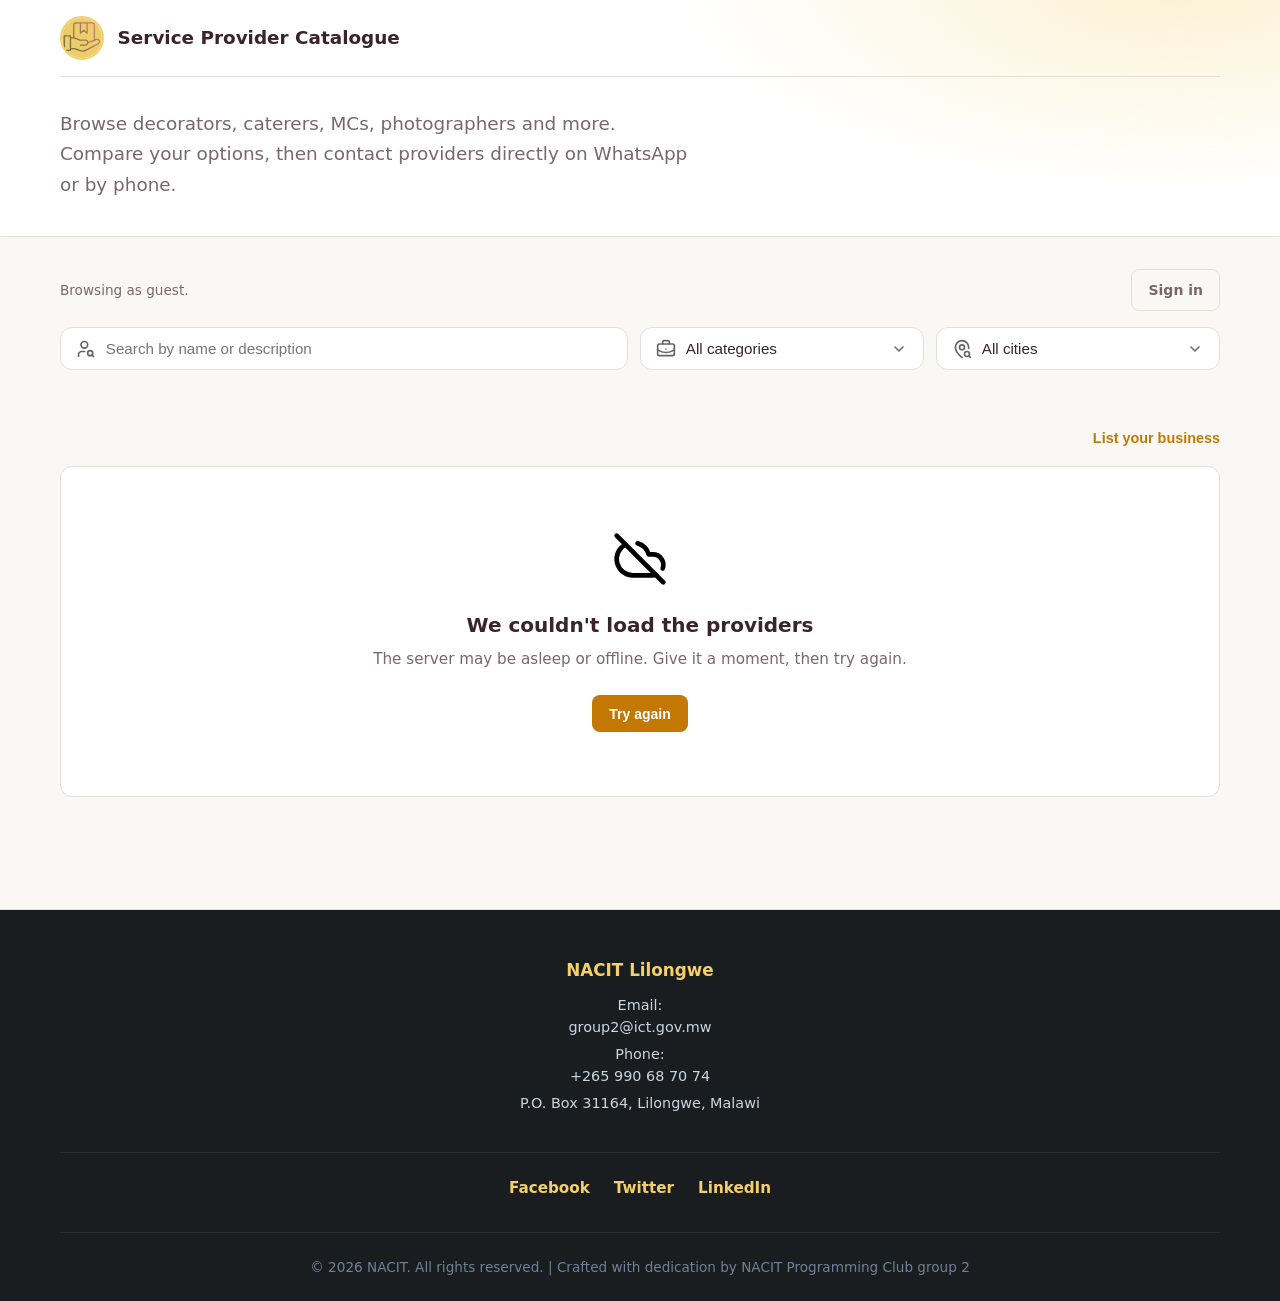
<file: frontend/index.html>
<!DOCTYPE html>
<html lang="en">
<head>
  <meta charset="utf-8">
  <meta name="viewport" content="width=device-width, initial-scale=1">
  <title>Service Provider Catalogue</title>
  <meta name="description" content="Find decorators, caterers, MCs and other event service providers in Malawi.">
  <link rel="icon" type="image/svg+xml" href="assets/service_provider_logo.svg">
  <link rel="preconnect" href="https://fonts.googleapis.com">
  <link rel="preconnect" href="https://fonts.gstatic.com" crossorigin>
  <link rel="stylesheet" href="https://fonts.googleapis.com/css2?family=Playfair+Display:wght@700;800&display=swap">
  <link rel="stylesheet" href="styles.css">
  <script src="api.js" defer></script>
  <script src="app.js" defer></script>
</head>
<body>
  <a class="skip-link" href="#results">Skip to results</a>
  <header class="site-header">
    <div class="wrap">
      <div class="topbar">
        <a class="brand" href="./">
          <img class="brand__logo" src="assets/service_provider_logo.svg" alt="" width="44" height="44">
          <span>Service Provider Catalogue</span>
        </a>
      </div>
      <div class="hero">

        <p class="hero__lead">Browse decorators, caterers, MCs, photographers and more. Compare your options, then contact providers directly on WhatsApp or by phone.</p>
      </div>
    </div>
  </header>
  <main class="wrap">
    <div class="authbar">
      <p id="auth-status" role="status">Browsing as guest.</p>
      <a id="admin-link" class="btn btn--quiet" href="admin.html" hidden>Admin</a>
      <a id="login-link" class="btn btn--quiet" href="login.html">Sign in</a>
      <button id="logout-btn" class="btn btn--quiet" type="button" hidden>Log out</button>
    </div>
    <div class="finder" role="search">
      <div class="finder__field finder__field--search">
        <label class="sr-only" for="search">Search providers</label>
        <img class="finder__icon" src="assets/user-search.svg" alt="" width="20" height="20">
        <input id="search" type="search" placeholder="Search by name or description" autocomplete="off">
      </div>
      <div class="finder__field">
        <label class="sr-only" for="category">Category</label>
        <img class="finder__icon" src="assets/briefcase-business.svg" alt="" width="20" height="20">
        <select id="category">
          <option value="">All categories</option>
        </select>
      </div>
      <div class="finder__field">
        <label class="sr-only" for="city">City</label>
        <img class="finder__icon" src="assets/map-pin-search.svg" alt="" width="20" height="20">
        <select id="city">
          <option value="">All cities</option>
        </select>
      </div>
    </div>

    <div id="chips" class="chips" role="group" aria-label="Filter by category"></div>

    <div class="status-row">
      <p id="status" role="status"></p>
      <button id="add-btn" class="link-btn" type="button">List your business</button>
      <button id="clear" class="link-btn" type="button" hidden>Clear filters</button>
    </div>

    <div id="state" class="state" hidden>
      <span class="state__icon">
        <img id="state-icon" src="assets/cloud-off.svg" alt="" width="56" height="56">
      </span>
      <h2 id="state-title" class="state__title"></h2>
      <p id="state-text" class="state__text"></p>
      <button id="retry" class="btn btn--brand" type="button" hidden>Try again</button>
    </div>

    <section id="results" class="results" aria-label="Providers"></section>
  </main>
<footer class="site-footer">
    <div class="wrap">
      <div class="footer__grid">
        <div class="footer__col">
          <h3>NACIT Lilongwe</h3>
          <p>Email: <a href="mailto:group2@ict.gov.mw">group2@ict.gov.mw</a></p>
          <p>Phone: <a href="tel:+265990687074">+265 990 68 70 74</a></p>
          <p>P.O. Box 31164, Lilongwe, Malawi</p>
        </div>
      </div>

      <div class="footer__social">
        <a href="#facebook" onclick="return false;">Facebook</a>
        <a href="#twitter" onclick="return false;">Twitter</a>
        <a href="#linkedin" onclick="return false;">LinkedIn</a>
      </div>
      <div class="footer__bottom">
        <p>&copy; 2026 NACIT. All rights reserved. | Crafted with dedication by NACIT Programming Club group 2</p>
    </div>
  </footer>
  <template id="card-template">
    <article class="card">
      <div class="card__head">
        <img class="card__icon" src="assets/contact-round.svg" alt="" width="40" height="40">
        <div class="card__title">
          <h2 class="card__name"></h2>
          <p class="card__meta">
            <span class="card__category"></span>
            <span class="card__location">
              <img class="inline-icon" src="assets/map-pin-search.svg" alt="" width="14" height="14">
              <span class="card__city"></span>
            </span>
          </p>
        </div>
        <span class="card__verified" hidden>Verified</span>
      </div>

      <p class="card__description"></p>

      <div class="card__foot">
        <span class="card__price"></span>
        <button class="link-btn card__more" type="button">Details</button>
      </div>

      <div class="card__actions">
        <a class="btn btn--whatsapp" target="_blank" rel="noopener">WhatsApp</a>
        <a class="btn btn--phone">
          <img src="assets/contact.svg" alt="" width="18" height="18">
          Call
        </a>
      </div>
    </article>
  </template>
  <dialog id="details" aria-labelledby="details-name">
    <div class="details">
      <div class="card__head">
        <img class="card__icon" src="assets/contact-round.svg" alt="" width="40" height="40">
        <div class="card__title">
          <h2 id="details-name" class="card__name details__name"></h2>
          <p class="card__meta">
            <span class="details__category"></span>
            <span class="card__location">
              <img class="inline-icon" src="assets/map-pin-search.svg" alt="" width="14" height="14">
              <span class="details__city"></span>
            </span>
          </p>
        </div>
        <span class="card__verified details__verified" hidden>Verified</span>
      </div>
      <p class="details__description"></p>
      <dl class="details__facts">
        <div><dt>Price</dt><dd class="details__price"></dd></div>
        <div><dt>Phone</dt><dd class="details__phone"></dd></div>
        <div><dt>Verification</dt><dd class="details__verification"></dd></div>
        <div><dt>Listed</dt><dd class="details__listed"></dd></div>
      </dl>
      <div class="details__actions">
        <form method="dialog">
          <button class="btn btn--quiet">Close</button>
        </form>
        <a class="btn btn--whatsapp" target="_blank" rel="noopener">WhatsApp</a>
        <a class="btn btn--phone">
          <img src="assets/contact.svg" alt="" width="18" height="18">
          Call
        </a>
      </div>
    </div>
  </dialog>
  <dialog id="submit" aria-labelledby="submit-title">
    <form id="submit-form" class="details">
      <h2 id="submit-title" class="state__title">List your business</h2>
      <p class="state__text">New listings go live as unverified until the team checks them.</p>
      <div class="form-grid">
        <label>Business name<input id="f-name" required maxlength="255"></label>
        <label>Category<select id="f-category" required><option value="">Choose…</option></select></label>
        <label>City<input id="f-city" required maxlength="155" placeholder="Blantyre"></label>
        <label>Price range<input id="f-price" required maxlength="200" placeholder="Indicative range: mid"></label>
        <label class="form-grid__full">Description<textarea id="f-description" required rows="3"></textarea></label>
        <label>Phone<input id="f-phone" required maxlength="20" placeholder="265991234567"></label>
        <label>WhatsApp (optional)<input id="f-whatsapp" maxlength="100" placeholder="265991234567"></label>
      </div>
      <p id="submit-status" role="status"></p>
      <div class="details__actions">
        <button id="submit-cancel" class="btn btn--quiet" type="button">Cancel</button>
        <button class="btn btn--brand" type="submit">Submit listing</button>
      </div>
    </form>
  </dialog>
</body>
</html>
</file>
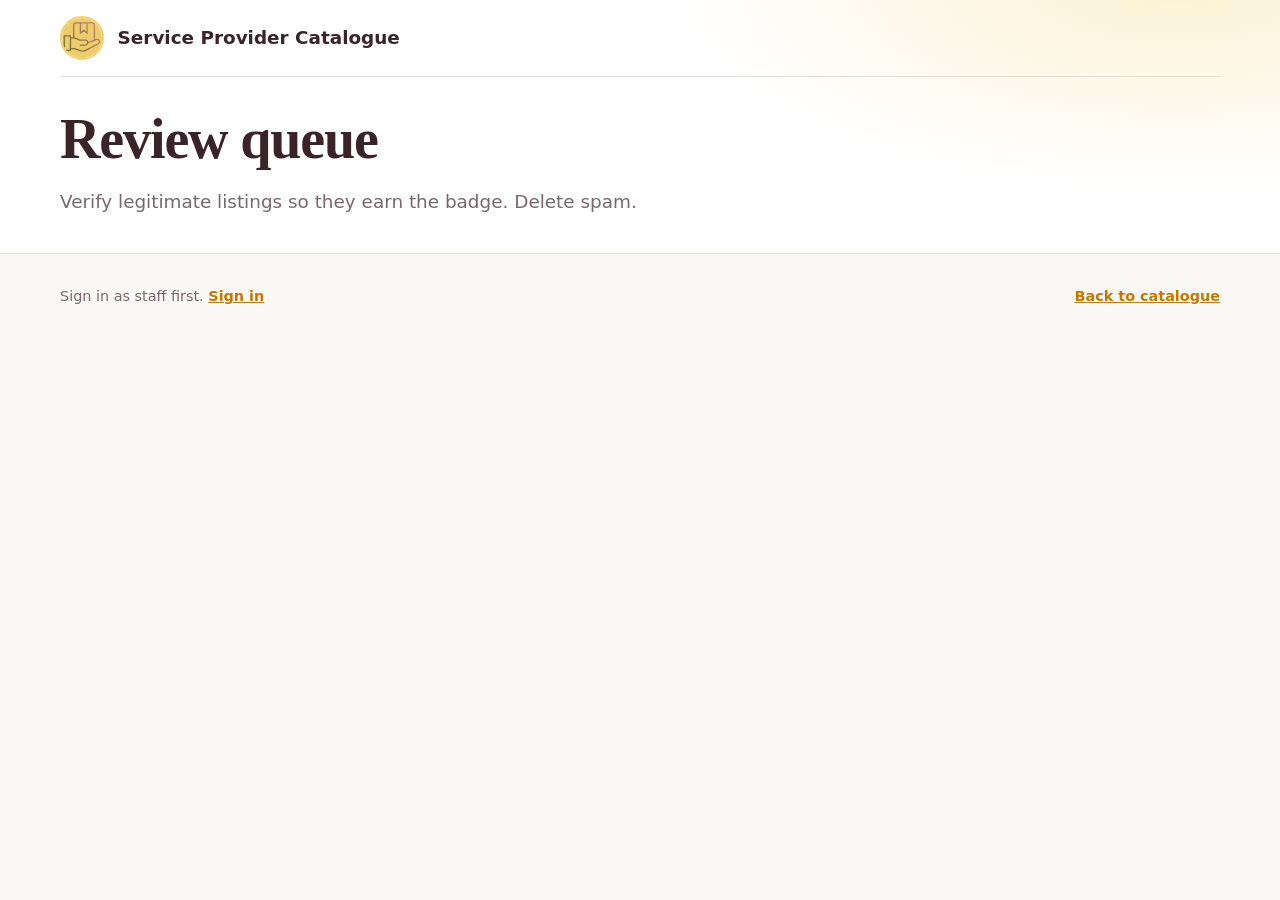
<file: frontend/admin.html>
<!DOCTYPE html>
<html lang="en">
<head>
  <meta charset="utf-8">
  <meta name="viewport" content="width=device-width, initial-scale=1">
  <title>Admin — Service Provider Catalogue</title>
  <meta name="description" content="Staff review queue for provider listings.">
  <link rel="icon" type="image/svg+xml" href="assets/service_provider_logo.svg">
  <link rel="stylesheet" href="styles.css">
  <script src="api.js" defer></script>
  <script src="admin.js" defer></script>
</head>
<body>
  <header class="site-header">
    <div class="wrap">
      <div class="topbar">
        <a class="brand" href="./">
          <img class="brand__logo" src="assets/service_provider_logo.svg" alt="" width="44" height="44">
          <span>Service Provider Catalogue</span>
        </a>
      </div>
      <div class="hero">
        <h1>Review queue</h1>
        <p class="hero__lead">Verify legitimate listings so they earn the badge. Delete spam.</p>
      </div>
    </div>
  </header>
  <main class="wrap">
    <div class="status-row">
      <p id="admin-status" role="status">Checking access...</p>
      <button id="add-btn" class="link-btn" type="button" hidden>Add provider</button>
      <a class="link-btn" href="./">Back to catalogue</a>
    </div>
    <p id="admin-stats" class="state__text" hidden></p>
    <section id="admin-rows" class="results" aria-label="Listings awaiting review"></section>
  </main>
  <dialog id="submit" aria-labelledby="submit-title">
    <form id="submit-form" class="details">
      <h2 id="submit-title" class="state__title">Add provider</h2>
      <p class="state__text">Staff entries go live immediately as unverified.</p>
      <div class="form-grid">
        <label>Business name<input id="f-name" required maxlength="255"></label>
        <label>Category<select id="f-category" required><option value="">Choose…</option></select></label>
        <label>City<input id="f-city" required maxlength="155" placeholder="Blantyre"></label>
        <label>Price range<input id="f-price" required maxlength="200" placeholder="Indicative range: mid"></label>
        <label class="form-grid__full">Description<textarea id="f-description" required rows="3"></textarea></label>
        <label>Phone<input id="f-phone" required maxlength="20" placeholder="265991234567"></label>
        <label>WhatsApp (optional)<input id="f-whatsapp" maxlength="100" placeholder="265991234567"></label>
      </div>
      <p id="submit-status" role="status"></p>
      <div class="details__actions">
        <button id="submit-cancel" class="btn btn--quiet" type="button">Cancel</button>
        <button class="btn btn--brand" type="submit">Add listing</button>
      </div>
    </form>
  </dialog>
</body>
</html>
</file>
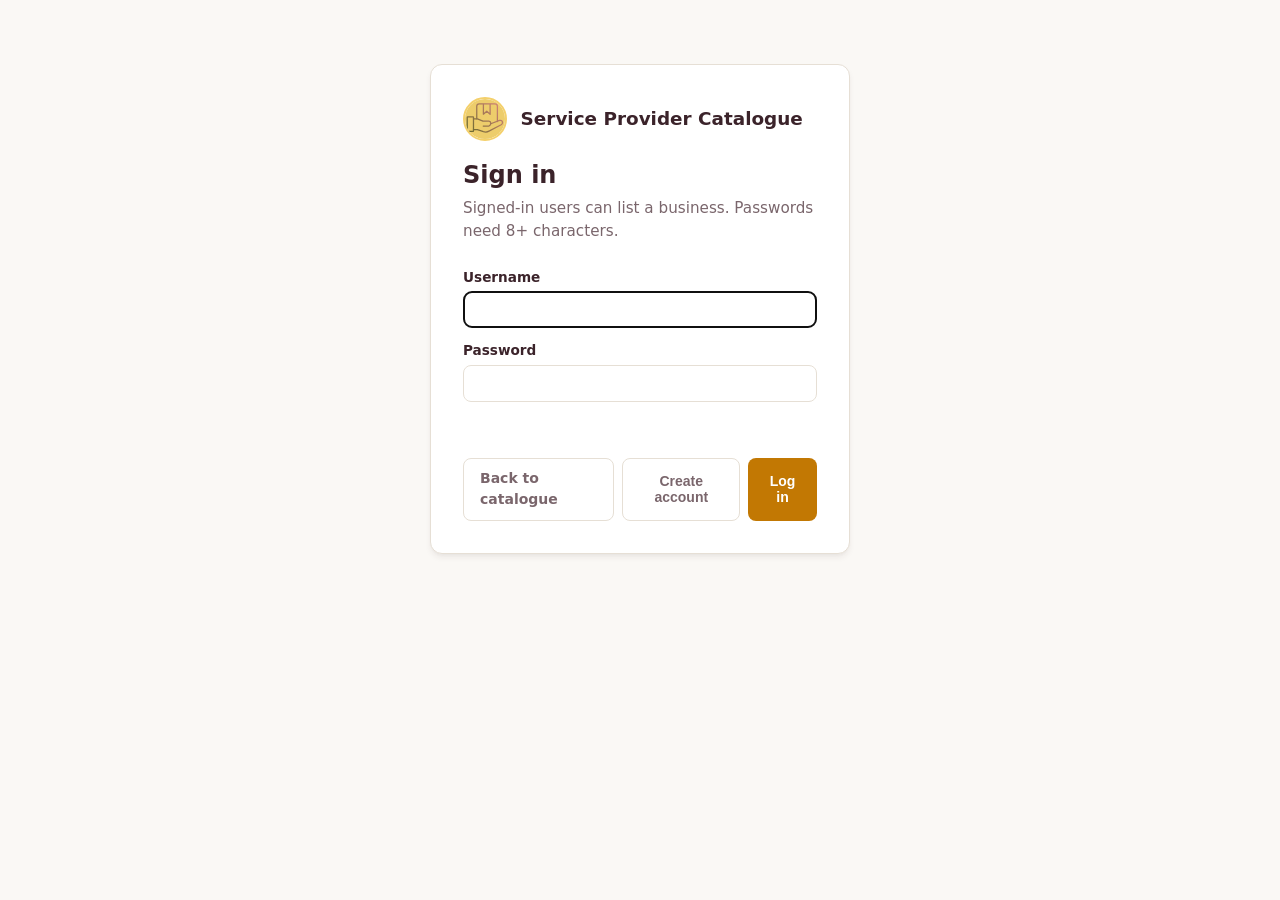
<file: frontend/login.html>
<!DOCTYPE html>
<html lang="en">
<head>
  <meta charset="utf-8">
  <meta name="viewport" content="width=device-width, initial-scale=1">
  <title>Sign in — Service Provider Catalogue</title>
  <meta name="description" content="Sign in or create an account to list your business.">
  <link rel="icon" type="image/svg+xml" href="assets/service_provider_logo.svg">
  <link rel="stylesheet" href="styles.css">
  <script src="api.js" defer></script>
  <script src="auth.js" defer></script>
</head>
<body>
  <main class="wrap auth-page">
    <div class="auth-card">
      <a class="brand" href="./">
        <img class="brand__logo" src="assets/service_provider_logo.svg" alt="" width="44" height="44">
        <span>Service Provider Catalogue</span>
      </a>
      <h1>Sign in</h1>
      <p class="state__text">Signed-in users can list a business. Passwords need 8+ characters.</p>
      <form id="auth-form" class="form-grid">
        <label class="form-grid__full">Username<input id="auth-user" type="text" autocomplete="username" maxlength="150"></label>
        <label class="form-grid__full">Password<input id="auth-pass" type="password" autocomplete="current-password" maxlength="128"></label>
      </form>
      <p id="auth-status" role="status"></p>
      <div class="details__actions">
        <a class="btn btn--quiet" href="./">Back to catalogue</a>
        <button id="register-btn" class="btn btn--quiet" type="button">Create account</button>
        <button id="login-btn" class="btn btn--brand" type="button">Log in</button>
      </div>
    </div>
  </main>
</body>
</html>
</file>
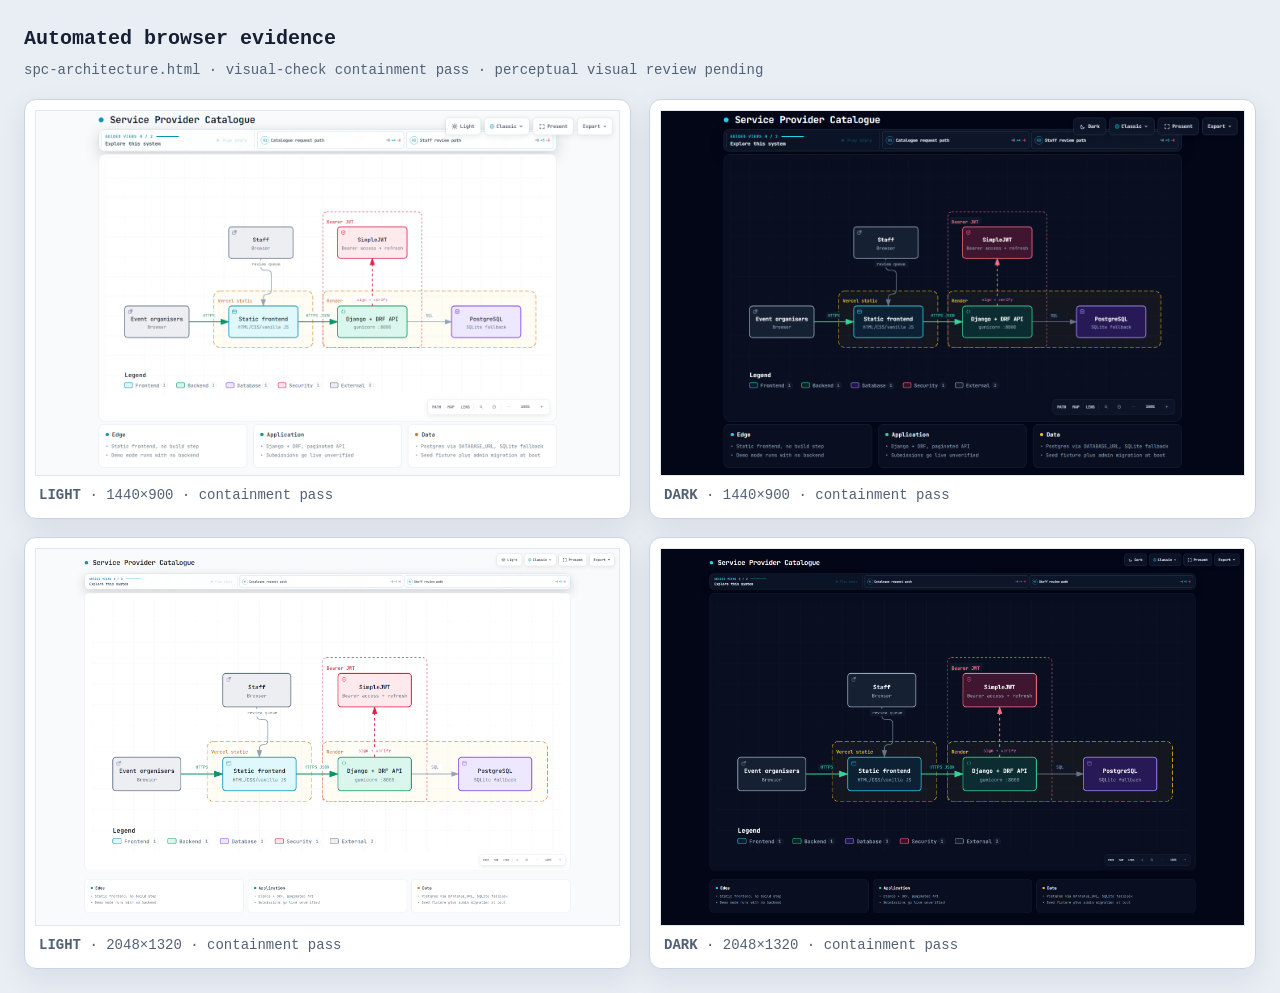
<file: docs/diagrams/spc-architecture.visual-check.html>
<!doctype html>
<html lang="en">
<head>
<meta charset="utf-8">
<meta name="viewport" content="width=device-width,initial-scale=1">
<title>Archify automated browser evidence · spc-architecture.html</title>
<style>
*{box-sizing:border-box}body{margin:0;padding:24px;background:#e9eef5;color:#172033;font:14px/1.5 ui-monospace,SFMono-Regular,Menlo,Consolas,monospace}header{max-width:1500px;margin:0 auto 18px}h1{margin:0 0 6px;font-size:20px}p{margin:0;color:#526176}.grid{max-width:1500px;margin:auto;display:grid;grid-template-columns:repeat(2,minmax(0,1fr));gap:18px}figure{margin:0;padding:10px;background:white;border:1px solid #c9d4e3;border-radius:12px;box-shadow:0 10px 30px rgba(15,23,42,.08)}img{display:block;width:100%;height:auto;border:1px solid #e2e8f0}figcaption{padding:9px 4px 2px;color:#526176}@media(max-width:900px){.grid{grid-template-columns:1fr}}
</style>
</head>
<body>
<header><h1>Automated browser evidence</h1><p>spc-architecture.html · visual-check containment pass · perceptual visual review pending</p></header>
<main class="grid">
      <figure>
        <img src="spc-architecture.visual-check.1440x900.light.png" alt="light 1440 by 900">
        <figcaption><strong>LIGHT</strong> · 1440×900 · containment pass</figcaption>
      </figure>
      <figure>
        <img src="spc-architecture.visual-check.1440x900.dark.png" alt="dark 1440 by 900">
        <figcaption><strong>DARK</strong> · 1440×900 · containment pass</figcaption>
      </figure>
      <figure>
        <img src="spc-architecture.visual-check.2048x1320.light.png" alt="light 2048 by 1320">
        <figcaption><strong>LIGHT</strong> · 2048×1320 · containment pass</figcaption>
      </figure>
      <figure>
        <img src="spc-architecture.visual-check.2048x1320.dark.png" alt="dark 2048 by 1320">
        <figcaption><strong>DARK</strong> · 2048×1320 · containment pass</figcaption>
      </figure>
</main>
</body>
</html>
</file>
<file: frontend/styles.css>
:root {
  --bg-color: #faf8f5;
  --surface-color: #ffffff;
  --text-main: #3b232a;
  --text-muted: #7a666c;
  --border-color: #e6dfd5;
  --primary: #c27803;
  --primary-hover: #9c5f02;
  --primary-light: #fef3c7;
  --brand-gold: #f4d06b;
  --whatsapp: #25d366;
  --whatsapp-hover: #20ba5a;
  --radius: 12px;
  --shadow-sm: 0 1px 3px rgba(59, 35, 42, 0.05);
  --shadow-md: 0 4px 6px -1px rgba(59, 35, 42, 0.08), 0 2px 4px -2px rgba(59, 35, 42, 0.04);
  --transition: all 0.2s ease-in-out;
}

*, *::before, *::after {
  box-sizing: border-box;
  margin: 0;
  padding: 0;
}

body {
  font-family: system-ui, -apple-system, BlinkMacSystemFont, "Segoe UI", Roboto, Oxygen, Ubuntu, Cantarell, sans-serif;
  background-color: var(--bg-color);
  color: var(--text-main);
  line-height: 1.5;
  -webkit-font-smoothing: antialiased;
}

.wrap {
  width: 100%;
  max-width: 1200px;
  margin: 0 auto;
  padding: 0 1.25rem;
}

.sr-only {
  position: absolute;
  width: 1px;
  height: 1px;
  padding: 0;
  margin: -1px;
  overflow: hidden;
  clip: rect(0, 0, 0, 0);
  white-space: nowrap;
  border: 0;
}

.skip-link {
  position: absolute;
  top: -40px;
  left: 0;
  background: var(--text-main);
  color: #fff;
  padding: 8px;
  z-index: 100;
  transition: top 0.2s;
}

.skip-link:focus {
  top: 0;
}

.site-header {
  background:
    radial-gradient(48rem 20rem at 92% -8%, rgba(244, 208, 107, 0.30), transparent 65%),
    var(--surface-color);
  border-bottom: 1px solid var(--border-color);
  padding: 1rem 0 2.25rem;
  margin-bottom: 2rem;
  box-shadow: 0 1px 2px rgba(59, 35, 42, 0.02);
}

.topbar {
  display: flex;
  align-items: center;
  padding-bottom: 1rem;
  margin-bottom: 2rem;
  border-bottom: 1px solid var(--border-color);
}

.brand {
  display: flex;
  align-items: center;
  gap: 0.85rem;
  text-decoration: none;
  color: var(--text-main);
  font-weight: 700;
  font-size: 1.15rem;
}

.brand__logo {
  width: 44px;
  height: 44px;
  border-radius: 50%;
  object-fit: cover;
  border: 2px solid var(--brand-gold);
}

.hero__eyebrow {
  display: flex;
  align-items: center;
  gap: 0.75rem;
  margin-bottom: 1rem;
  font-size: 0.75rem;
  font-weight: 700;
  letter-spacing: 0.16em;
  text-transform: uppercase;
  color: var(--primary-hover);
}

.hero__eyebrow::before {
  content: "";
  width: 2rem;
  height: 2px;
  background: var(--primary);
  border-radius: 2px;
}

.hero h1 {
  font-family: "Playfair Display", "Iowan Old Style", Georgia, "Times New Roman", serif;
  font-size: clamp(2.1rem, 5.5vw, 3.5rem);
  font-weight: 800;
  line-height: 1.1;
  letter-spacing: -0.02em;
  max-width: 20ch;
  margin-bottom: 1rem;
  color: var(--text-main);
  text-wrap: balance;
}

.hero__lead {
  color: var(--text-muted);
  font-size: clamp(1rem, 2.2vw, 1.15rem);
  line-height: 1.65;
  max-width: 40rem;
}

.finder {
  display: grid;
  grid-template-columns: 1fr;
  gap: 0.75rem;
  margin-bottom: 1.5rem;
}

@media (min-width: 640px) {
  .finder {
    grid-template-columns: 1fr 1fr;
  }
  .finder__field--search {
    grid-column: 1 / -1;
  }
}

@media (min-width: 960px) {
  .finder {
    grid-template-columns: 2fr 1fr 1fr;
  }
  .finder__field--search {
    grid-column: auto;
  }
}

.finder__field {
  position: relative;
  display: flex;
  align-items: center;
}

.finder__icon {
  position: absolute;
  left: 1rem;
  opacity: 0.6;
  pointer-events: none;
}

.finder input,
.finder select {
  width: 100%;
  padding: 0.75rem 1rem 0.75rem 2.8rem;
  border: 1px solid var(--border-color);
  border-radius: var(--radius);
  background: var(--surface-color);
  font-size: 0.95rem;
  color: var(--text-main);
  transition: var(--transition);
}

.finder input:focus,
.finder select:focus {
  outline: none;
  border-color: var(--primary);
  box-shadow: 0 0 0 3px var(--primary-light);
}

.finder select {
  appearance: none;
  -webkit-appearance: none;
  padding-right: 2.5rem;
  cursor: pointer;
  background-image: url("data:image/svg+xml,%3Csvg xmlns='http://www.w3.org/2000/svg' width='16' height='16' viewBox='0 0 24 24' fill='none' stroke='%237a666c' stroke-width='2.5' stroke-linecap='round' stroke-linejoin='round'%3E%3Cpath d='m6 9 6 6 6-6'/%3E%3C/svg%3E");
  background-repeat: no-repeat;
  background-position: right 1rem center;
  background-size: 16px;
}

.chips {
  display: flex;
  gap: 0.5rem;
  overflow-x: auto;
  padding-bottom: 0.75rem;
  margin-bottom: 1.5rem;
  scrollbar-width: thin;
}

.chip {
  display: inline-flex;
  align-items: center;
  gap: 0.4rem;
  background: var(--surface-color);
  border: 1px solid var(--border-color);
  padding: 0.5rem 1.1rem;
  border-radius: 9999px;
  font-size: 0.875rem;
  font-weight: 500;
  color: var(--text-muted);
  cursor: pointer;
  white-space: nowrap;
  transition: var(--transition);
}

.chip:hover {
  border-color: var(--primary);
  color: var(--text-main);
}

.chip[aria-pressed="true"] {
  background: var(--text-main);
  color: #fff;
  border-color: var(--text-main);
}

.status-row {
  display: flex;
  justify-content: space-between;
  align-items: center;
  gap: 0.75rem;
  margin-bottom: 1.25rem;
  font-size: 0.9rem;
  color: var(--text-muted);
}

.authbar {
  display: flex;
  flex-wrap: wrap;
  gap: 0.5rem;
  align-items: center;
  margin-bottom: 1rem;
}

.authbar #auth-status {
  flex: 1 1 100%;
  font-size: 0.85rem;
  color: var(--text-muted);
}

@media (min-width: 640px) {
  .authbar #auth-status {
    flex: 1 1 auto;
  }
}

.authbar input {
  padding: 0.55rem 0.8rem;
  border: 1px solid var(--border-color);
  border-radius: 8px;
  font-size: 0.875rem;
  background: var(--surface-color);
  color: var(--text-main);
}

.form-grid {
  display: grid;
  gap: 0.75rem;
  grid-template-columns: 1fr;
  margin-top: 1rem;
}

@media (min-width: 640px) {
  .form-grid {
    grid-template-columns: 1fr 1fr;
  }
  .form-grid__full {
    grid-column: 1 / -1;
  }
}

.form-grid label {
  display: grid;
  gap: 0.25rem;
  font-size: 0.85rem;
  font-weight: 600;
}

.form-grid input,
.form-grid select,
.form-grid textarea {
  padding: 0.6rem 0.8rem;
  border: 1px solid var(--border-color);
  border-radius: 8px;
  font-size: 0.9rem;
  font-weight: 400;
  font-family: inherit;
  background: var(--surface-color);
  color: var(--text-main);
}

#submit-status {
  font-size: 0.875rem;
  color: var(--text-muted);
  margin-top: 0.75rem;
  min-height: 1.25rem;
}

.auth-page {
  display: flex;
  justify-content: center;
  padding-top: 4rem;
}

.auth-card {
  background: var(--surface-color);
  border: 1px solid var(--border-color);
  border-radius: var(--radius);
  box-shadow: var(--shadow-md);
  padding: 2rem;
  width: 100%;
  max-width: 420px;
}

.auth-card h1 {
  font-size: 1.5rem;
  margin: 1rem 0 0.25rem;
}

.auth-card #auth-status {
  font-size: 0.875rem;
  color: var(--text-muted);
  min-height: 1.25rem;
  margin-top: 0.75rem;
}

.link-btn {
  background: none;
  border: none;
  color: var(--primary);
  cursor: pointer;
  font-weight: 600;
  font-size: 0.9rem;
  padding: 0;
}

.link-btn:hover {
  text-decoration: underline;
}

.results {
  display: grid;
  grid-template-columns: repeat(auto-fill, minmax(285px, 1fr));
  gap: 1.25rem;
  margin-bottom: 3rem;
}

.card {
  background: var(--surface-color);
  border: 1px solid var(--border-color);
  border-radius: var(--radius);
  padding: 1.25rem;
  display: flex;
  flex-direction: column;
  justify-content: space-between;
  box-shadow: var(--shadow-sm);
  transition: transform 0.2s ease, box-shadow 0.2s ease;
}

.card:hover {
  transform: translateY(-3px);
  box-shadow: var(--shadow-md);
  border-color: var(--brand-gold);
}

.card__head {
  display: flex;
  gap: 0.875rem;
  align-items: flex-start;
  margin-bottom: 1rem;
}

.card__title {
  flex: 1;
  min-width: 0;
}

.card__name {
  font-size: 1.05rem;
  font-weight: 700;
  color: var(--text-main);
  white-space: nowrap;
  overflow: hidden;
  text-overflow: ellipsis;
}

.card__meta {
  font-size: 0.825rem;
  color: var(--text-muted);
  display: flex;
  flex-wrap: wrap;
  gap: 0.5rem;
  margin-top: 0.25rem;
}

.card__location {
  display: inline-flex;
  align-items: center;
  gap: 0.25rem;
}

.inline-icon {
  opacity: 0.6;
  vertical-align: middle;
}

.card__description {
  font-size: 0.9rem;
  color: var(--text-muted);
  margin-bottom: 1.25rem;
  display: -webkit-box;
  -webkit-line-clamp: 2;
  -webkit-box-orient: vertical;
  overflow: hidden;
}

.card__foot {
  display: flex;
  justify-content: space-between;
  align-items: center;
  border-top: 1px solid var(--border-color);
  padding-top: 0.875rem;
  margin-bottom: 1rem;
  font-size: 0.85rem;
}

.card__price {
  font-weight: 600;
  color: var(--text-main);
}

.card__actions {
  display: grid;
  grid-template-columns: 1fr 1fr;
  gap: 0.5rem;
}

.btn {
  display: inline-flex;
  align-items: center;
  justify-content: center;
  gap: 0.5rem;
  padding: 0.6rem 1rem;
  border-radius: 8px;
  font-size: 0.875rem;
  font-weight: 600;
  text-decoration: none;
  cursor: pointer;
  border: 1px solid transparent;
  transition: var(--transition);
}

.btn--whatsapp {
  background: var(--whatsapp);
  color: #fff;
}
.btn--whatsapp:hover {
  background: var(--whatsapp-hover);
}

.btn--phone {
  background: var(--bg-color);
  color: var(--text-main);
  border-color: var(--border-color);
}
.btn--phone:hover {
  background: var(--border-color);
}

.btn--brand {
  background: var(--primary);
  color: #fff;
}
.btn--brand:hover {
  background: var(--primary-hover);
}

.btn--quiet {
  background: transparent;
  color: var(--text-muted);
  border-color: var(--border-color);
}
.btn--quiet:hover {
  background: var(--bg-color);
  color: var(--text-main);
}

.state {
  text-align: center;
  padding: 4rem 1rem;
  background: var(--surface-color);
  border: 1px solid var(--border-color);
  border-radius: var(--radius);
  margin-bottom: 3rem;
}

.state__icon {
  margin-bottom: 1rem;
  display: inline-block;
}

.state__title {
  font-size: 1.25rem;
  font-weight: 700;
  margin-bottom: 0.5rem;
}

.state__text {
  color: var(--text-muted);
  font-size: 0.95rem;
  margin-bottom: 1.5rem;
}

dialog {
  border: none;
  border-radius: var(--radius);
  padding: 0;
  max-width: 500px;
  width: 90%;
  box-shadow: 0 20px 25px -5px rgba(59, 35, 42, 0.15);
  animation: fadeIn 0.2s ease-in-out;
}

dialog::backdrop {
  background: rgba(59, 35, 42, 0.4);
  backdrop-filter: blur(2px);
}

.details {
  padding: 1.5rem;
}

.details__facts {
  display: grid;
  grid-template-columns: 1fr 1fr;
  gap: 1rem;
  background: var(--bg-color);
  padding: 1rem;
  border-radius: 8px;
  margin: 1.25rem 0;
  font-size: 0.875rem;
}

.details__facts dt {
  color: var(--text-muted);
  font-weight: 500;
}

.details__facts dd {
  font-weight: 600;
  color: var(--text-main);
}

.details__actions {
  display: flex;
  gap: 0.5rem;
  justify-content: flex-end;
  margin-top: 1.5rem;
}

/* Professional Dark Footer Styling */
.site-footer {
  background: #1a1d20;
  color: #a0aec0;
  padding: 3rem 0 1.5rem;
  margin-top: 4rem;
  border-top: 1px solid var(--border-color);
}


.footer__grid {
  display: flex;
  justify-content: center;
  text-align: center;
  gap: 3rem;
  flex-wrap: wrap;
  margin-bottom: 2rem;
}

.footer__col {
  max-width: 350px;
}

.footer__col h3 {
  color: var(--brand-gold);
  font-size: 1.05rem;
  font-weight: 700;
  margin-bottom: 0.75rem;
}

.footer__col p,
.footer__col a {
  color: #cbd5e0;
  font-size: 0.9rem;
  text-decoration: none;
  margin-bottom: 0.35rem;
  display: block;
}

.footer__col a:hover {
  color: var(--brand-gold);
  text-decoration: underline;
}

.footer__social {
  display: flex;
  justify-content: center;
  gap: 1.5rem;
  margin: 1.5rem 0 2rem;
  padding-top: 1.5rem;
  border-top: 1px solid rgba(255, 255, 255, 0.08);
}

.footer__social a {
  color: var(--brand-gold);
  font-weight: 600;
  text-decoration: none;
  font-size: 0.95rem;
}

.footer__social a:hover {
  text-decoration: underline;
}

.footer__bottom {
  text-align: center;
  padding-top: 1.5rem;
  border-top: 1px solid rgba(255, 255, 255, 0.08);
  font-size: 0.85rem;
  color: #718096;
}

@keyframes fadeIn {
  from { opacity: 0; transform: scale(0.95); }
  to { opacity: 1; transform: scale(1); }
}

[hidden] {
  display: none !important;
}

.site-footer__note {
  margin-top: 0.35rem;
  font-size: 0.8rem;
}

.card__icon {
  flex: none;
  width: 40px;
  height: 40px;
  padding: 8px;
  background: var(--primary-light);
  border-radius: 10px;
}

.card__verified {
  flex: none;
  padding: 0.1rem 0.6rem;
  font-size: 0.75rem;
  font-weight: 600;
  color: var(--primary-hover);
  background: var(--primary-light);
  border-radius: 9999px;
}

.card__more {
  margin-left: auto;
}

.card__actions {
  grid-template-columns: repeat(auto-fit, minmax(0, 1fr));
}

.details__name {
  font-size: 1.25rem;
  white-space: normal;
  text-overflow: clip;
}

.details__description {
  font-size: 0.95rem;
  color: var(--text-muted);
}

@media (prefers-reduced-motion: reduce) {
  .card,
  dialog {
    transition: none;
    animation: none;
  }
  .card:hover {
    transform: none;
  }
}
</file>
